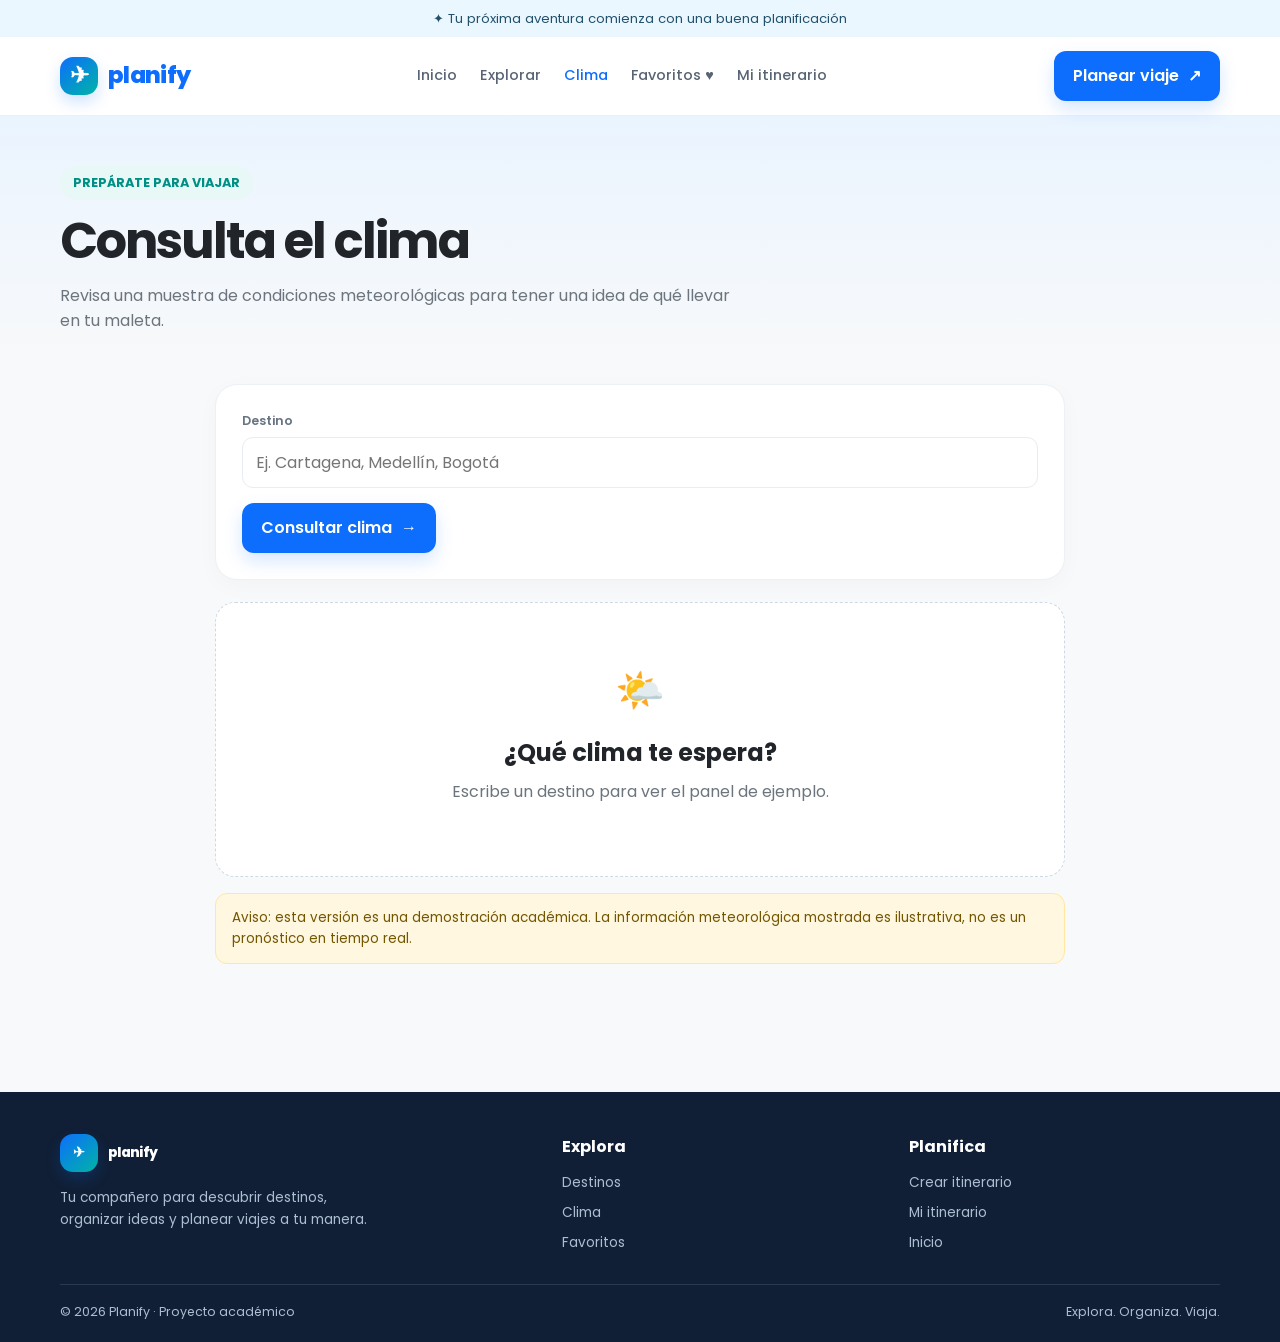
<file: clima.html>
<!DOCTYPE html><html lang="es"><head><meta charset="UTF-8"><meta name="viewport" content="width=device-width, initial-scale=1.0"><meta name="description" content="Planify: plataforma para explorar destinos y planificar viajes."><title>Clima | Planify</title><link rel="stylesheet" href="css/estilos.css"></head><body>
<div class="topbar">✦ Tu próxima aventura comienza con una buena planificación</div>
<header class="navbar"><div class="container nav-inner">
<a class="brand" href="index.html"><span class="brand-mark">✈</span>planify</a>
<nav class="nav-links" aria-label="Navegación principal">
<a href="index.html">Inicio</a><a href="explorar.html">Explorar</a><a href="clima.html">Clima</a><a href="favoritos.html">Favoritos <span aria-label="favoritos">♥</span></a><a href="itinerario.html">Mi itinerario</a>
</nav><div class="nav-actions"><a class="btn btn-primary" href="crear-itinerario.html">Planear viaje <span>↗</span></a><button class="menu-toggle" aria-label="Abrir menú" aria-expanded="false">☰</button></div>
</div></header>


<main><section class="page-hero"><div class="container"><span class="eyebrow">PREPÁRATE PARA VIAJAR</span><h1>Consulta el clima</h1><p>Revisa una muestra de condiciones meteorológicas para tener una idea de qué llevar en tu maleta.</p></div></section><section class="section" style="padding-top:18px"><div class="container" style="max-width:850px"><form id="weather-form" class="form-card"><div class="field"><label for="weather-city">Destino</label><input id="weather-city" placeholder="Ej. Cartagena, Medellín, Bogotá" required></div><button class="btn btn-primary" style="margin-top:15px" type="submit">Consultar clima <span>→</span></button></form><div id="weather-result" style="margin-top:22px"><div class="empty-state"><div class="emoji">🌤️</div><h2>¿Qué clima te espera?</h2><p>Escribe un destino para ver el panel de ejemplo.</p></div></div><div class="notice">Aviso: esta versión es una demostración académica. La información meteorológica mostrada es ilustrativa, no es un pronóstico en tiempo real.</div></div></section></main>


<footer class="footer"><div class="container"><div class="footer-grid">
<div><a class="brand" href="index.html"><span class="brand-mark">✈</span>planify</a><p style="max-width:330px;margin-top:15px">Tu compañero para descubrir destinos, organizar ideas y planear viajes a tu manera.</p></div>
<div><h4>Explora</h4><div class="footer-links"><a href="explorar.html">Destinos</a><a href="clima.html">Clima</a><a href="favoritos.html">Favoritos</a></div></div>
<div><h4>Planifica</h4><div class="footer-links"><a href="crear-itinerario.html">Crear itinerario</a><a href="itinerario.html">Mi itinerario</a><a href="index.html">Inicio</a></div></div>
</div><div class="footer-bottom"><span>© 2026 Planify · Proyecto académico</span><span>Explora. Organiza. Viaja.</span></div></div></footer><div id="toast" class="toast" role="status" aria-live="polite"></div>
<script src="js/app.js"></script>
</body></html>
</file>
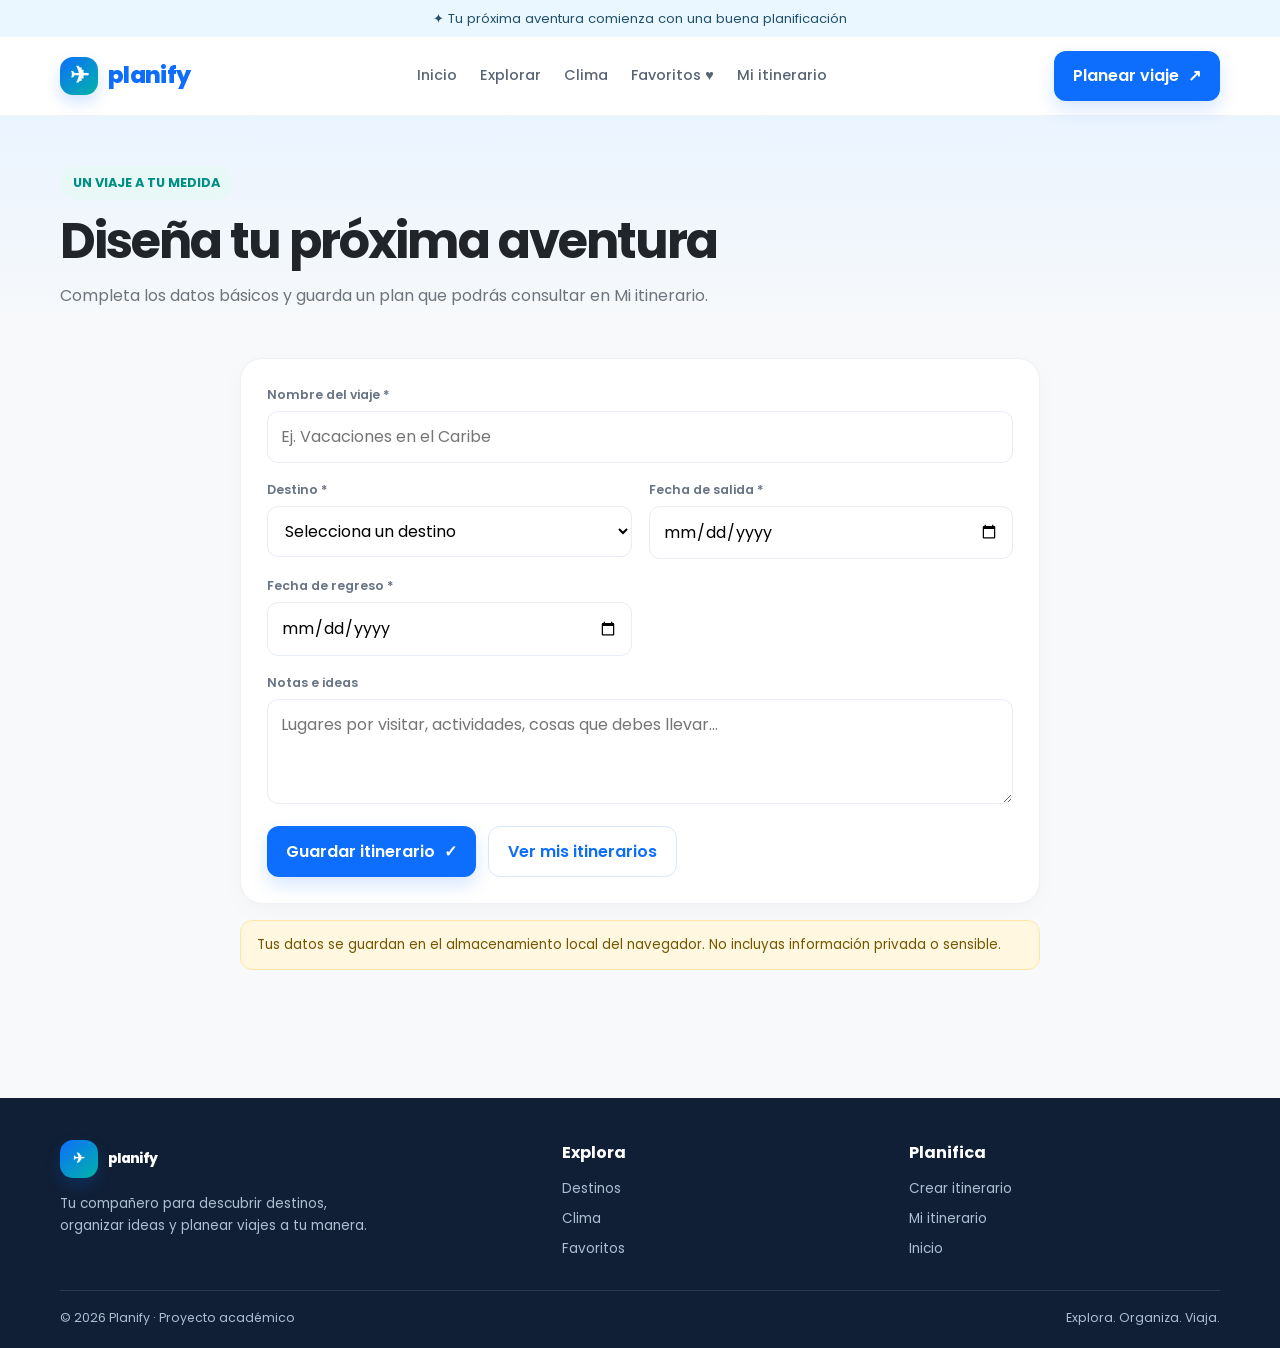
<file: crear-itinerario.html>
<!DOCTYPE html><html lang="es"><head><meta charset="UTF-8"><meta name="viewport" content="width=device-width, initial-scale=1.0"><meta name="description" content="Planify: plataforma para explorar destinos y planificar viajes."><title>Crear itinerario | Planify</title><link rel="stylesheet" href="css/estilos.css"></head><body>
<div class="topbar">✦ Tu próxima aventura comienza con una buena planificación</div>
<header class="navbar"><div class="container nav-inner">
<a class="brand" href="index.html"><span class="brand-mark">✈</span>planify</a>
<nav class="nav-links" aria-label="Navegación principal">
<a href="index.html">Inicio</a><a href="explorar.html">Explorar</a><a href="clima.html">Clima</a><a href="favoritos.html">Favoritos <span aria-label="favoritos">♥</span></a><a href="itinerario.html">Mi itinerario</a>
</nav><div class="nav-actions"><a class="btn btn-primary" href="crear-itinerario.html">Planear viaje <span>↗</span></a><button class="menu-toggle" aria-label="Abrir menú" aria-expanded="false">☰</button></div>
</div></header>


<main><section class="page-hero"><div class="container"><span class="eyebrow">UN VIAJE A TU MEDIDA</span><h1>Diseña tu próxima aventura</h1><p>Completa los datos básicos y guarda un plan que podrás consultar en Mi itinerario.</p></div></section><section class="section" style="padding-top:18px"><div class="container" style="max-width:800px"><form id="itinerary-form" class="form-card"><div class="form-grid"><div class="field full"><label for="trip-name">Nombre del viaje *</label><input id="trip-name" placeholder="Ej. Vacaciones en el Caribe" required maxlength="80"></div><div class="field"><label for="trip-destination">Destino *</label><select id="trip-destination" required><option value="">Selecciona un destino</option><option>Cartagena de Indias</option><option>Medellín</option><option>Santa Marta</option><option>Eje Cafetero</option><option>San Andrés</option><option>Bogotá</option><option>Otro destino</option></select></div><div class="field"><label for="trip-start">Fecha de salida *</label><input id="trip-start" type="date" required></div><div class="field"><label for="trip-end">Fecha de regreso *</label><input id="trip-end" type="date" required></div><div class="field full"><label for="trip-notes">Notas e ideas</label><textarea id="trip-notes" placeholder="Lugares por visitar, actividades, cosas que debes llevar..."></textarea></div></div><div style="display:flex;gap:12px;flex-wrap:wrap;margin-top:22px"><button type="submit" class="btn btn-primary">Guardar itinerario <span>✓</span></button><a href="itinerario.html" class="btn btn-outline">Ver mis itinerarios</a></div></form><div class="notice">Tus datos se guardan en el almacenamiento local del navegador. No incluyas información privada o sensible.</div></div></section></main>


<footer class="footer"><div class="container"><div class="footer-grid">
<div><a class="brand" href="index.html"><span class="brand-mark">✈</span>planify</a><p style="max-width:330px;margin-top:15px">Tu compañero para descubrir destinos, organizar ideas y planear viajes a tu manera.</p></div>
<div><h4>Explora</h4><div class="footer-links"><a href="explorar.html">Destinos</a><a href="clima.html">Clima</a><a href="favoritos.html">Favoritos</a></div></div>
<div><h4>Planifica</h4><div class="footer-links"><a href="crear-itinerario.html">Crear itinerario</a><a href="itinerario.html">Mi itinerario</a><a href="index.html">Inicio</a></div></div>
</div><div class="footer-bottom"><span>© 2026 Planify · Proyecto académico</span><span>Explora. Organiza. Viaja.</span></div></div></footer><div id="toast" class="toast" role="status" aria-live="polite"></div>
<script src="js/app.js"></script>
</body></html>
</file>
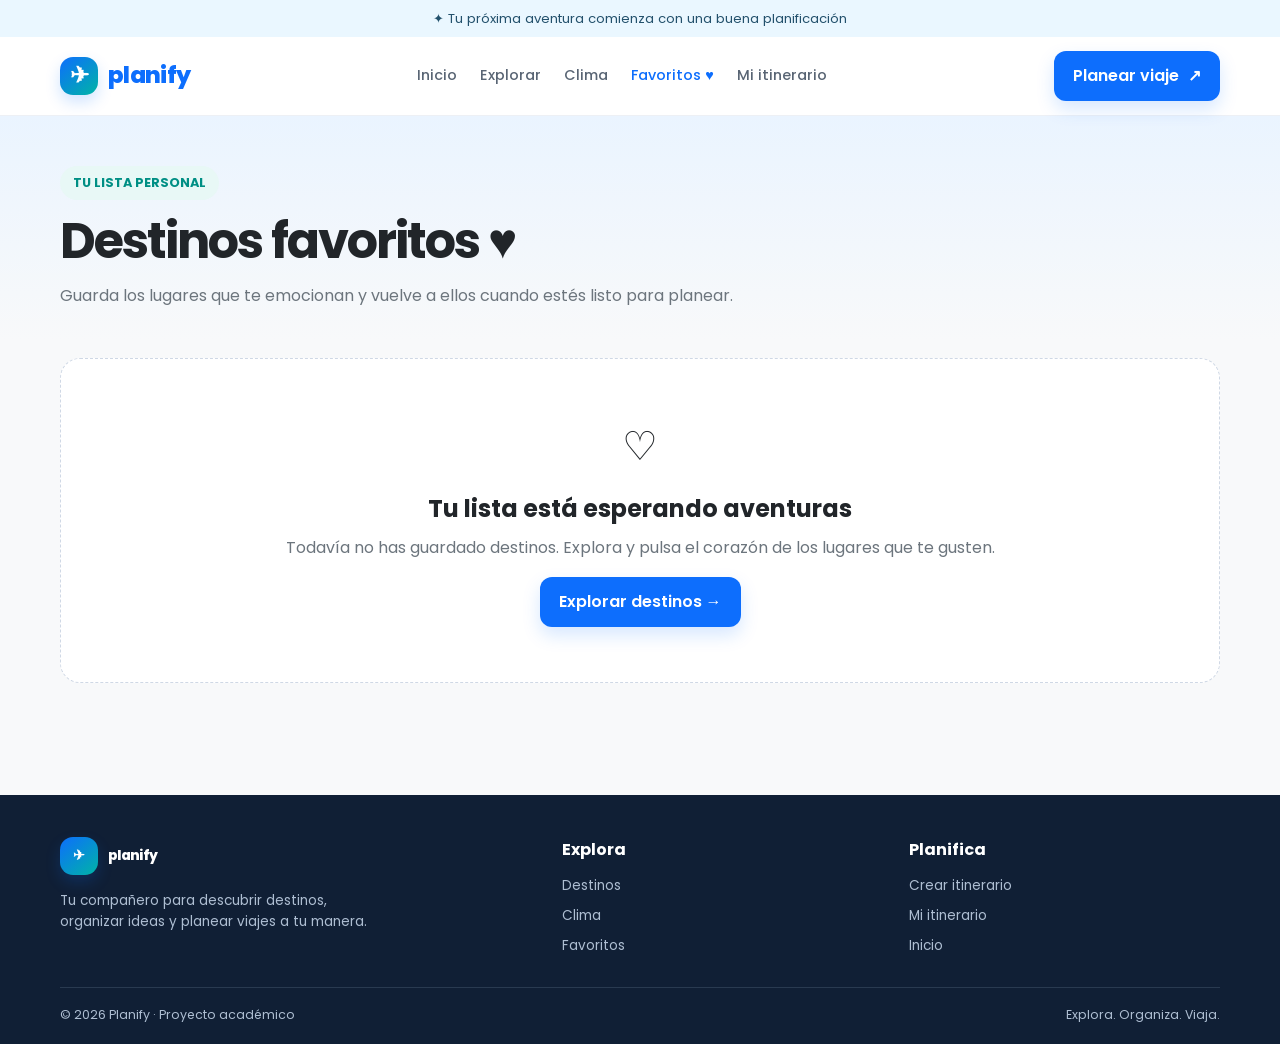
<file: favoritos.html>
<!DOCTYPE html><html lang="es"><head><meta charset="UTF-8"><meta name="viewport" content="width=device-width, initial-scale=1.0"><meta name="description" content="Planify: plataforma para explorar destinos y planificar viajes."><title>Favoritos | Planify</title><link rel="stylesheet" href="css/estilos.css"></head><body>
<div class="topbar">✦ Tu próxima aventura comienza con una buena planificación</div>
<header class="navbar"><div class="container nav-inner">
<a class="brand" href="index.html"><span class="brand-mark">✈</span>planify</a>
<nav class="nav-links" aria-label="Navegación principal">
<a href="index.html">Inicio</a><a href="explorar.html">Explorar</a><a href="clima.html">Clima</a><a href="favoritos.html">Favoritos <span aria-label="favoritos">♥</span></a><a href="itinerario.html">Mi itinerario</a>
</nav><div class="nav-actions"><a class="btn btn-primary" href="crear-itinerario.html">Planear viaje <span>↗</span></a><button class="menu-toggle" aria-label="Abrir menú" aria-expanded="false">☰</button></div>
</div></header>


<main><section class="page-hero"><div class="container"><span class="eyebrow">TU LISTA PERSONAL</span><h1>Destinos favoritos ♥</h1><p>Guarda los lugares que te emocionan y vuelve a ellos cuando estés listo para planear.</p></div></section><section class="section" style="padding-top:18px"><div class="container"><div id="favorite-grid" class="destination-grid"></div><div id="favorites-empty" class="empty-state"><div class="emoji">♡</div><h2>Tu lista está esperando aventuras</h2><p>Todavía no has guardado destinos. Explora y pulsa el corazón de los lugares que te gusten.</p><a class="btn btn-primary" href="explorar.html">Explorar destinos →</a></div></div></section></main>


<footer class="footer"><div class="container"><div class="footer-grid">
<div><a class="brand" href="index.html"><span class="brand-mark">✈</span>planify</a><p style="max-width:330px;margin-top:15px">Tu compañero para descubrir destinos, organizar ideas y planear viajes a tu manera.</p></div>
<div><h4>Explora</h4><div class="footer-links"><a href="explorar.html">Destinos</a><a href="clima.html">Clima</a><a href="favoritos.html">Favoritos</a></div></div>
<div><h4>Planifica</h4><div class="footer-links"><a href="crear-itinerario.html">Crear itinerario</a><a href="itinerario.html">Mi itinerario</a><a href="index.html">Inicio</a></div></div>
</div><div class="footer-bottom"><span>© 2026 Planify · Proyecto académico</span><span>Explora. Organiza. Viaja.</span></div></div></footer><div id="toast" class="toast" role="status" aria-live="polite"></div>
<script src="js/app.js"></script>
</body></html>
</file>
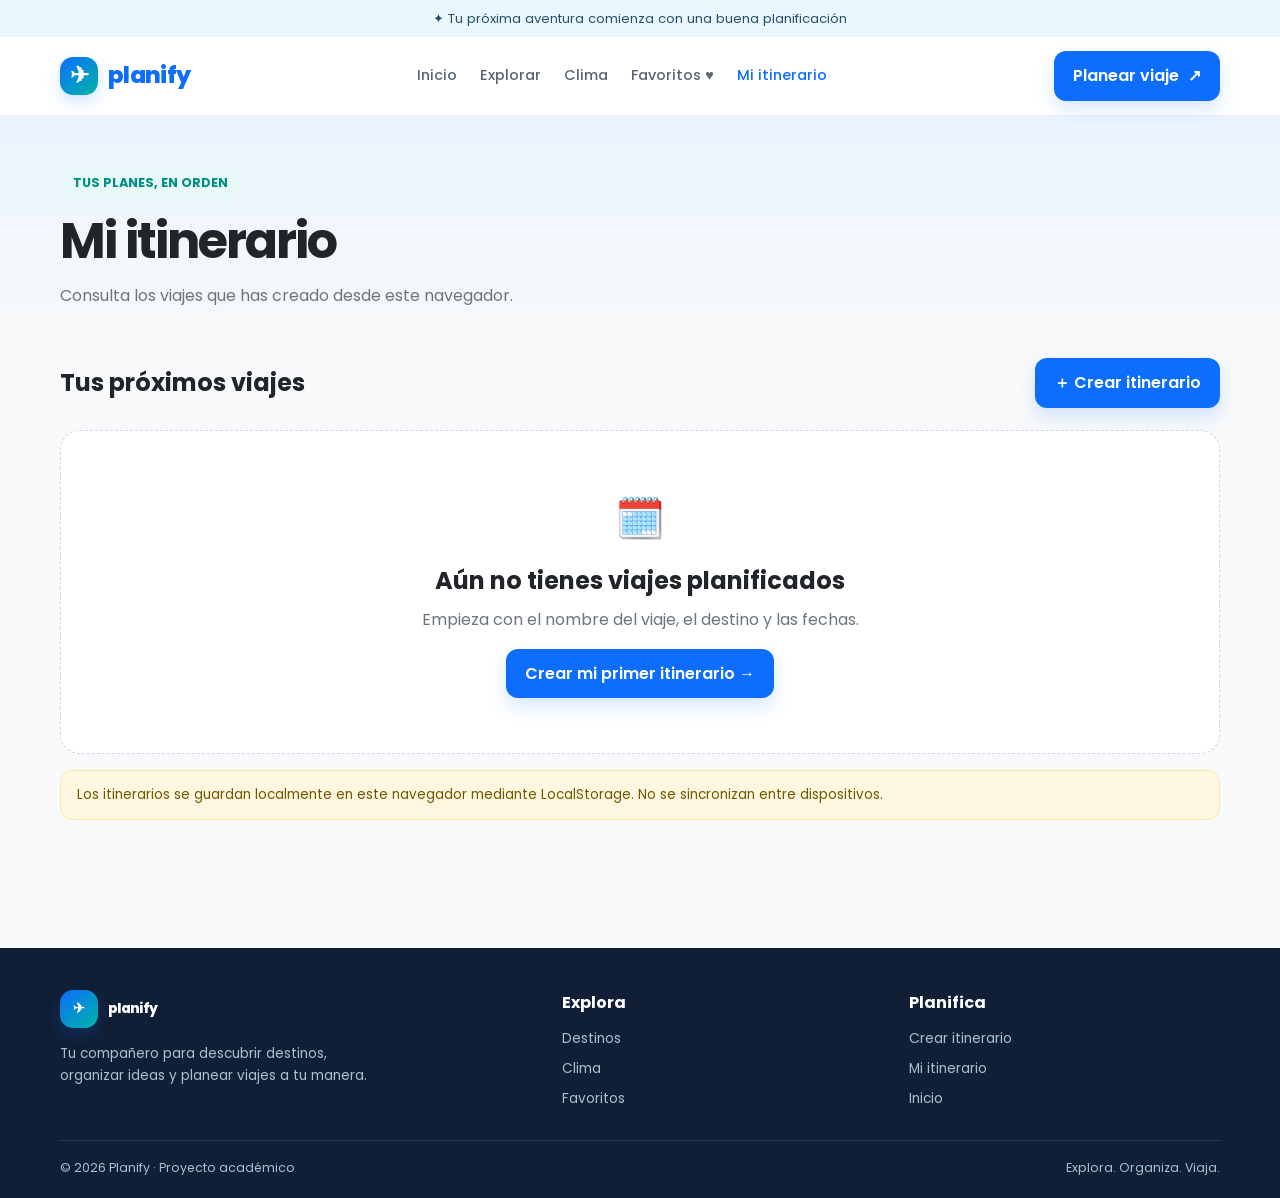
<file: itinerario.html>
<!DOCTYPE html><html lang="es"><head><meta charset="UTF-8"><meta name="viewport" content="width=device-width, initial-scale=1.0"><meta name="description" content="Planify: plataforma para explorar destinos y planificar viajes."><title>Mi itinerario | Planify</title><link rel="stylesheet" href="css/estilos.css"></head><body>
<div class="topbar">✦ Tu próxima aventura comienza con una buena planificación</div>
<header class="navbar"><div class="container nav-inner">
<a class="brand" href="index.html"><span class="brand-mark">✈</span>planify</a>
<nav class="nav-links" aria-label="Navegación principal">
<a href="index.html">Inicio</a><a href="explorar.html">Explorar</a><a href="clima.html">Clima</a><a href="favoritos.html">Favoritos <span aria-label="favoritos">♥</span></a><a href="itinerario.html">Mi itinerario</a>
</nav><div class="nav-actions"><a class="btn btn-primary" href="crear-itinerario.html">Planear viaje <span>↗</span></a><button class="menu-toggle" aria-label="Abrir menú" aria-expanded="false">☰</button></div>
</div></header>


<main><section class="page-hero"><div class="container"><span class="eyebrow">TUS PLANES, EN ORDEN</span><h1>Mi itinerario</h1><p>Consulta los viajes que has creado desde este navegador.</p></div></section><section class="section" style="padding-top:18px"><div class="container"><div style="display:flex;justify-content:space-between;align-items:center;gap:15px;margin-bottom:22px;flex-wrap:wrap"><h2 style="margin:0">Tus próximos viajes</h2><a class="btn btn-primary" href="crear-itinerario.html">＋ Crear itinerario</a></div><div class="itinerary-list" id="itinerary-list"></div><div id="trips-empty" class="empty-state"><div class="emoji">🗓️</div><h2>Aún no tienes viajes planificados</h2><p>Empieza con el nombre del viaje, el destino y las fechas.</p><a class="btn btn-primary" href="crear-itinerario.html">Crear mi primer itinerario →</a></div><div class="notice">Los itinerarios se guardan localmente en este navegador mediante LocalStorage. No se sincronizan entre dispositivos.</div></div></section></main>


<footer class="footer"><div class="container"><div class="footer-grid">
<div><a class="brand" href="index.html"><span class="brand-mark">✈</span>planify</a><p style="max-width:330px;margin-top:15px">Tu compañero para descubrir destinos, organizar ideas y planear viajes a tu manera.</p></div>
<div><h4>Explora</h4><div class="footer-links"><a href="explorar.html">Destinos</a><a href="clima.html">Clima</a><a href="favoritos.html">Favoritos</a></div></div>
<div><h4>Planifica</h4><div class="footer-links"><a href="crear-itinerario.html">Crear itinerario</a><a href="itinerario.html">Mi itinerario</a><a href="index.html">Inicio</a></div></div>
</div><div class="footer-bottom"><span>© 2026 Planify · Proyecto académico</span><span>Explora. Organiza. Viaja.</span></div></div></footer><div id="toast" class="toast" role="status" aria-live="polite"></div>
<script src="js/app.js"></script>
</body></html>
</file>
<file: css/estilos.css>
@import url('https://fonts.googleapis.com/css2?family=Poppins:wght@400;500;600;700;800&display=swap');
:root{--azul:#0D6EFD;--turquesa:#00B4A6;--amarillo:#FFB703;--fondo:#F8F9FA;--texto:#212529;--muted:#6c757d;--blanco:#fff;--borde:#e8edf3;--sombra:0 14px 38px rgba(20,52,90,.09);--radio:22px}
*{box-sizing:border-box}html{scroll-behavior:smooth}body{margin:0;font-family:'Poppins',sans-serif;color:var(--texto);background:var(--fondo);line-height:1.6}a{color:inherit;text-decoration:none}img{max-width:100%;display:block}button,input,select,textarea{font:inherit}button,.btn{cursor:pointer;border:0;display:inline-flex;align-items:center;justify-content:center;gap:9px;padding:12px 19px;border-radius:12px;font-weight:600;transition:.2s}button:hover,.btn:hover{transform:translateY(-2px)}.btn-primary{background:var(--azul);color:white;box-shadow:0 8px 18px #0d6efd2b}.btn-outline{background:#fff;color:var(--azul);border:1px solid #d9e6ff}.btn-teal{background:var(--turquesa);color:white}.container{width:min(1160px,calc(100% - 40px));margin:auto}.topbar{background:#eaf7ff;color:#23516c;text-align:center;padding:8px 15px;font-size:.82rem}.navbar{background:rgba(255,255,255,.94);backdrop-filter:blur(12px);position:sticky;top:0;z-index:20;border-bottom:1px solid #edf0f5}.nav-inner{height:78px;display:flex;align-items:center;justify-content:space-between;gap:24px}.brand{display:flex;align-items:center;gap:10px;font-size:1.45rem;font-weight:800;letter-spacing:-.7px;color:var(--azul)}.brand-mark{width:38px;height:38px;display:grid;place-items:center;border-radius:13px;color:white;background:linear-gradient(140deg,var(--azul),var(--turquesa));box-shadow:0 7px 15px #0d6efd30}.nav-links{display:flex;align-items:center;gap:23px;color:#596574;font-size:.9rem;font-weight:500}.nav-links a.active,.nav-links a:hover{color:var(--azul)}.nav-actions{display:flex;align-items:center;gap:10px}.menu-toggle{display:none;background:#eef5ff;color:var(--azul);padding:9px 12px}.hero{padding:66px 0 56px;overflow:hidden}.hero-grid{display:grid;grid-template-columns:1.05fr .95fr;align-items:center;gap:50px}.eyebrow{display:inline-flex;align-items:center;gap:8px;background:#e8f8f6;color:#008f84;padding:7px 13px;border-radius:30px;font-size:.8rem;font-weight:700}.eyebrow .dot{width:7px;height:7px;background:var(--turquesa);border-radius:50%}h1,h2,h3,p{margin-top:0}h1{font-size:clamp(2.4rem,5vw,4.15rem);line-height:1.13;letter-spacing:-2px;margin:19px 0}.gradient-text{color:var(--azul)}.hero-copy{font-size:1.05rem;color:var(--muted);max-width:540px}.hero-buttons{display:flex;gap:12px;flex-wrap:wrap;margin:27px 0}.trust-row{display:flex;gap:18px;align-items:center;color:#657180;font-size:.82rem;flex-wrap:wrap}.trust-row strong{color:var(--texto)}.hero-visual{position:relative;min-height:440px}.hero-photo{position:absolute;inset:8px 0 0 25px;width:calc(100% - 25px);height:410px;object-fit:cover;border-radius:32px;box-shadow:var(--sombra)}.float-card{position:absolute;background:white;border:1px solid #edf0f4;border-radius:18px;padding:15px 17px;box-shadow:var(--sombra);display:flex;align-items:center;gap:12px}.float-card.one{left:-10px;top:45px}.float-card.two{right:-13px;bottom:8px}.float-icon{width:42px;height:42px;display:grid;place-items:center;background:#e8f8f6;border-radius:13px;font-size:1.2rem}.float-card small{display:block;color:var(--muted);font-size:.72rem}.float-card strong{font-size:.9rem}.search-panel{position:relative;margin-top:-12px;z-index:2;background:white;border:1px solid #edf0f4;border-radius:20px;padding:18px;box-shadow:var(--sombra);display:grid;grid-template-columns:1.3fr 1fr 1fr auto;gap:12px}.field{display:flex;flex-direction:column;gap:6px}.field label{font-size:.78rem;color:#687483;font-weight:600}.field input,.field select,.field textarea,.search-panel input{width:100%;border:1px solid var(--borde);border-radius:11px;padding:12px 13px;background:#fff;outline:none}.field input:focus,.field select:focus,.field textarea:focus{border-color:var(--azul);box-shadow:0 0 0 3px #0d6efd15}.search-panel .btn{align-self:end;height:46px}.section{padding:62px 0}.section-white{background:white}.section-head{display:flex;justify-content:space-between;align-items:end;gap:20px;margin-bottom:27px}.section-head h2{font-size:clamp(1.7rem,3vw,2.35rem);letter-spacing:-.8px;margin:8px 0}.section-head p{color:var(--muted);margin:0}.text-link{color:var(--azul);font-weight:700;font-size:.9rem}.destination-grid{display:grid;grid-template-columns:repeat(3,1fr);gap:22px}.destination-card{background:white;border:1px solid #edf0f4;border-radius:var(--radio);overflow:hidden;box-shadow:0 5px 20px #172b4d08;transition:.25s}.destination-card:hover{transform:translateY(-5px);box-shadow:var(--sombra)}.destination-image{height:220px;position:relative;overflow:hidden}.destination-image img{width:100%;height:100%;object-fit:cover;transition:.4s}.destination-card:hover .destination-image img{transform:scale(1.04)}.tag{position:absolute;top:14px;left:14px;background:#ffffffed;border-radius:9px;padding:6px 10px;font-size:.72rem;font-weight:700}.favorite-btn{position:absolute;right:13px;top:13px;width:39px;height:39px;padding:0;background:#ffffffed;color:#6b7785;border-radius:50%;font-size:1.1rem}.favorite-btn.saved{color:#f04f72}.card-content{padding:19px}.card-title-row{display:flex;align-items:start;justify-content:space-between;gap:10px}.card-title-row h3{margin:0 0 4px;font-size:1.08rem}.location{font-size:.8rem;color:var(--muted)}.rating{font-size:.83rem;color:#e69b00;font-weight:700;white-space:nowrap}.card-content p{font-size:.87rem;color:var(--muted);margin:13px 0 16px}.card-meta{display:flex;justify-content:space-between;align-items:center;border-top:1px solid #edf0f4;padding-top:14px;font-size:.8rem;color:#657180}.card-meta strong{color:var(--texto)}.feature-grid{display:grid;grid-template-columns:repeat(4,1fr);gap:18px}.feature-card{padding:24px;background:#fff;border:1px solid #edf0f4;border-radius:18px}.feature-icon{width:48px;height:48px;display:grid;place-items:center;border-radius:15px;background:#edf4ff;font-size:1.4rem;margin-bottom:17px}.feature-card h3{font-size:1rem;margin-bottom:8px}.feature-card p{color:var(--muted);font-size:.85rem;margin:0}.banner{background:linear-gradient(120deg,#0d6efd,#0753c9 65%,#00a99b);border-radius:28px;padding:42px;color:white;display:flex;align-items:center;justify-content:space-between;gap:25px;overflow:hidden}.banner h2{font-size:clamp(1.7rem,3vw,2.5rem);margin-bottom:9px}.banner p{color:#e1edff;margin:0;max-width:560px}.banner .btn{background:white;color:var(--azul);white-space:nowrap}.page-hero{padding:50px 0 32px;background:linear-gradient(180deg,#eaf4ff,transparent)}.page-hero h1{font-size:clamp(2rem,4vw,3.1rem);margin:13px 0}.page-hero p{color:var(--muted);max-width:680px;margin:0}.filter-bar{display:flex;gap:12px;flex-wrap:wrap;margin-bottom:25px}.filter-bar input,.filter-bar select{border:1px solid var(--borde);background:white;border-radius:12px;padding:12px 14px;min-width:180px}.filter-bar input{flex:1}.empty-state{text-align:center;padding:55px 20px;background:white;border-radius:20px;border:1px dashed #cfd8e5}.empty-state .emoji{font-size:2.5rem}.empty-state h2{margin:12px 0 7px}.empty-state p{color:var(--muted)}.detail-grid{display:grid;grid-template-columns:1.2fr .8fr;gap:28px;align-items:start}.detail-cover{width:100%;height:390px;object-fit:cover;border-radius:25px}.detail-panel,.info-panel{background:white;border:1px solid #edf0f4;border-radius:20px;padding:24px}.detail-panel h2{margin:10px 0}.detail-panel p{color:var(--muted)}.info-panel{margin-bottom:17px}.info-panel h3{font-size:1rem;margin-bottom:13px}.weather-current{background:linear-gradient(135deg,#0d6efd,#00b4a6);color:white;padding:28px;border-radius:23px;display:flex;justify-content:space-between;align-items:center;gap:20px}.weather-current .temp{font-size:3.7rem;font-weight:700;line-height:1}.weather-current p{margin:8px 0 0;color:#e5f6ff}.weather-emoji{font-size:4rem}.forecast-grid{display:grid;grid-template-columns:repeat(5,1fr);gap:12px;margin-top:18px}.forecast-day{background:white;border:1px solid #edf0f4;border-radius:15px;padding:17px 10px;text-align:center}.forecast-day .icon{font-size:1.7rem;margin:8px 0}.forecast-day small{color:var(--muted)}.forecast-day strong{display:block}.form-card{background:white;border:1px solid #edf0f4;border-radius:22px;padding:26px;box-shadow:0 6px 24px #172b4d07}.form-grid{display:grid;grid-template-columns:1fr 1fr;gap:17px}.field.full{grid-column:1/-1}.field textarea{min-height:105px;resize:vertical}.itinerary-list{display:grid;gap:15px}.itinerary-card{background:white;border:1px solid #edf0f4;border-radius:18px;padding:20px;display:flex;justify-content:space-between;align-items:center;gap:20px}.itinerary-card h3{margin:0 0 5px}.itinerary-card p{color:var(--muted);font-size:.85rem;margin:0}.itinerary-date{background:#edf4ff;color:var(--azul);padding:12px;border-radius:13px;font-weight:700;text-align:center;min-width:72px}.itinerary-actions{display:flex;gap:8px}.small-btn{padding:9px 12px;font-size:.82rem}.footer{margin-top:50px;background:#101f35;color:#d9e4f2;padding:42px 0 20px}.footer-grid{display:grid;grid-template-columns:1.5fr 1fr 1fr;gap:35px}.footer .brand{color:white}.footer p,.footer a{font-size:.85rem;color:#aebed2}.footer h4{color:white;margin:0 0 13px}.footer-links{display:grid;gap:8px}.footer-bottom{border-top:1px solid #293a50;margin-top:30px;padding-top:17px;display:flex;justify-content:space-between;gap:12px;color:#aebed2;font-size:.78rem}.notice{background:#fff7df;border:1px solid #ffe7a3;color:#735600;padding:13px 16px;border-radius:12px;font-size:.84rem;margin:16px 0}.toast{position:fixed;bottom:24px;left:50%;transform:translate(-50%,20px);background:#172b4d;color:white;padding:12px 18px;border-radius:12px;box-shadow:var(--sombra);opacity:0;pointer-events:none;transition:.25s;z-index:99;font-size:.88rem}.toast.show{opacity:1;transform:translate(-50%,0)}
@media(max-width:950px){.nav-links{gap:13px;font-size:.82rem}.nav-actions .btn{padding:10px 12px}.hero-grid{gap:28px}.hero-visual{min-height:380px}.hero-photo{height:350px}.feature-grid{grid-template-columns:repeat(2,1fr)}.destination-grid{grid-template-columns:repeat(2,1fr)}}
@media(max-width:760px){.container{width:min(100% - 28px,600px)}.nav-inner{height:68px}.menu-toggle{display:inline-flex}.nav-links{display:none;position:absolute;top:68px;left:0;right:0;padding:18px 22px;background:white;border-bottom:1px solid var(--borde);box-shadow:var(--sombra);flex-direction:column;align-items:stretch;gap:0}.nav-links.open{display:flex}.nav-links a{padding:11px 4px}.nav-actions .btn{display:none}.hero{padding:39px 0 35px}.hero-grid{grid-template-columns:1fr;gap:15px}.hero h1{letter-spacing:-1.2px}.hero-visual{min-height:330px}.hero-photo{inset:5px 0 0 10px;width:calc(100% - 10px);height:300px}.float-card.one{left:0;top:20px}.float-card.two{right:0;bottom:0}.search-panel{grid-template-columns:1fr 1fr;margin-top:8px}.search-panel .field:first-child{grid-column:1/-1}.search-panel .btn{grid-column:1/-1}.section{padding:43px 0}.section-head{align-items:start;flex-direction:column;gap:10px}.destination-grid{grid-template-columns:1fr}.destination-image{height:230px}.feature-grid{grid-template-columns:1fr 1fr}.banner{padding:28px;align-items:start;flex-direction:column}.detail-grid{grid-template-columns:1fr}.detail-cover{height:270px}.forecast-grid{grid-template-columns:repeat(3,1fr)}.form-grid{grid-template-columns:1fr}.field.full{grid-column:auto}.itinerary-card{align-items:start;flex-wrap:wrap}.footer-grid{grid-template-columns:1fr 1fr}.footer-grid>div:first-child{grid-column:1/-1}.footer-bottom{flex-direction:column}.page-hero{padding:36px 0 25px}}
@media(max-width:420px){.feature-grid{grid-template-columns:1fr}.search-panel{grid-template-columns:1fr}.search-panel .field:first-child,.search-panel .btn{grid-column:auto}.forecast-grid{grid-template-columns:repeat(2,1fr)}.weather-current{padding:20px}.weather-current .temp{font-size:2.8rem}.weather-emoji{font-size:3rem}.footer-grid{grid-template-columns:1fr}.footer-grid>div:first-child{grid-column:auto}}
</file>
